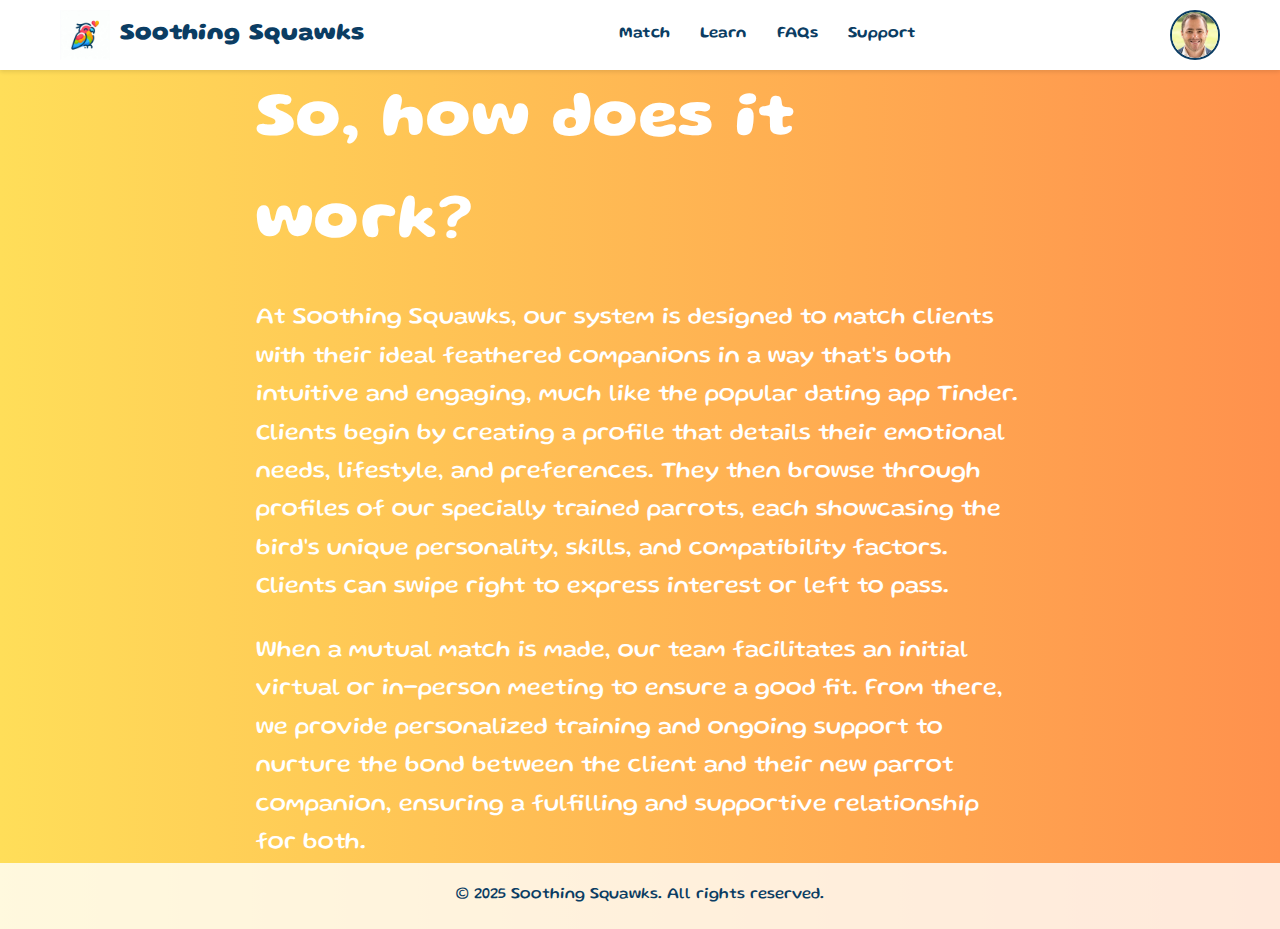
<file: index.html>
<!DOCTYPE html>
<html lang="en">
    <head>
        <meta charset="UTF-8" />
        <meta name="viewport" content="width=device-width, initial-scale=1.0" />
        <title>CSCN 375 Soothing Squawks</title>
        <!-- Link to external CSS -->
        <link rel="stylesheet" href="styles.css" />
    </head>
    <body>
        <!-- Header Section -->
        <header>
            <div class="container">
                <div class="logo">
                    <!-- Replace logo.png with your actual logo file -->
                    <img src="images/logo.jpg" alt="Soothing Squawks Logo" />
                    <span>Soothing Squawks</span>
                </div>
                <nav>
                    <ul>
                        <li><a href="products.html">Match</a></li>
                        <li><a href="index.html">Learn</a></li>
                        <li><a href="faq.html">FAQs</a></li>
                        <li><a href="support.html">Support</a></li>
                    </ul>
                </nav>
                <div class="profile">
                    <a href="profile.html"><img src="images/phillip_schall_web.jpg" /></a>
                </div>
            </div>
        </header>

        <!-- Main Section -->
        <main>
            <section id="learn-info">
                <h1>So, how does it work?</h1>
                <br>
                <p>
                    At Soothing Squawks, our system is designed to match clients with their ideal feathered companions in a way that's both intuitive and engaging, much like the popular dating app Tinder. Clients begin by creating a profile that details their emotional needs, lifestyle, and preferences. They then browse through profiles of our specially trained parrots, each showcasing the bird's unique personality, skills, and compatibility factors. Clients can swipe right to express interest or left to pass.
                </p>
                <br>
                <p>
                    When a mutual match is made, our team facilitates an initial virtual or in-person meeting to ensure a good fit. From there, we provide personalized training and ongoing support to nurture the bond between the client and their new parrot companion, ensuring a fulfilling and supportive relationship for both.
                </p>
            </section>
        </main>

        <!-- Footer Section -->
        <footer>
            <p>&copy; 2025 Soothing Squawks. All rights reserved.</p>
        </footer>
    </body>
</html>
</file>
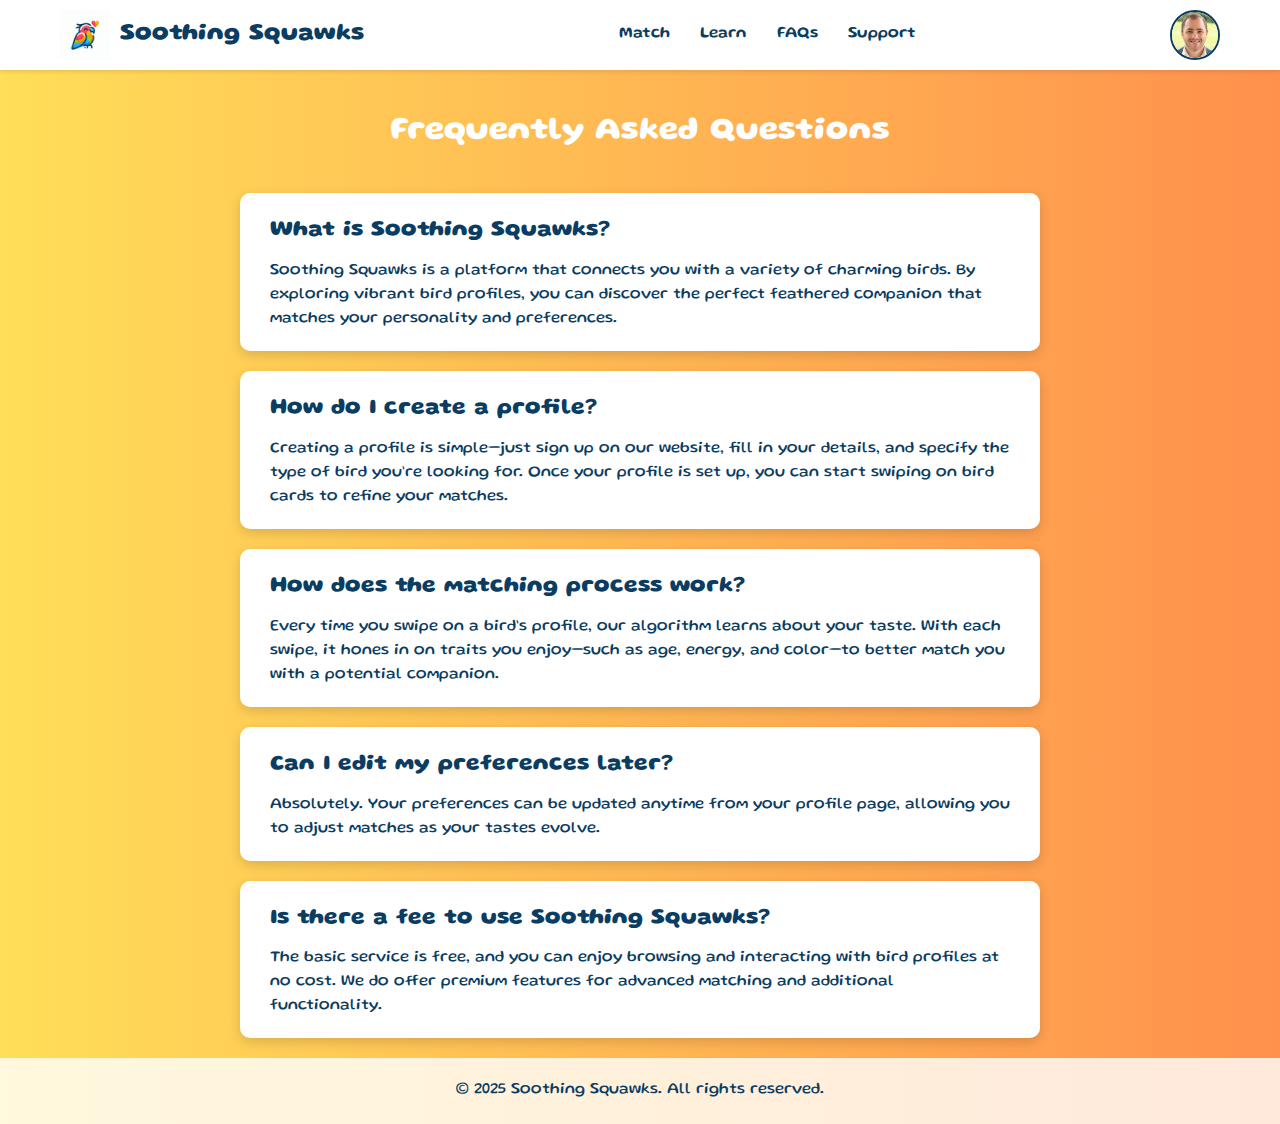
<file: faq.html>
<!DOCTYPE html>
<html lang="en">
    <head>
        <meta charset="UTF-8" />
        <meta name="viewport" content="width=device-width, initial-scale=1.0" />
        <title>CSCN 375 Soothing Squawks</title>
        <!-- Link to external CSS -->
        <link rel="stylesheet" href="styles.css" />
    </head>
    <body>
        <!-- Header Section -->
        <header>
            <div class="container">
                <div class="logo">
                    <!-- Replace logo.png with your actual logo file -->
                    <img src="images/logo.jpg" alt="Soothing Squawks Logo" />
                    <span>Soothing Squawks</span>
                </div>
                <nav>
                    <ul>
                        <li><a href="products.html">Match</a></li>
                        <li><a href="index.html">Learn</a></li>
                        <li><a href="faq.html">FAQs</a></li>
                        <li><a href="support.html">Support</a></li>
                    </ul>
                </nav>
                <div class="profile">
                    <a href="profile.html"><img src="images/phillip_schall_web.jpg" /></a>
                </div>
            </div>
        </header>

        <!-- Main FAQs Section -->
        <main>
            <h1 style="color: #fff; margin: 4dvh;">Frequently Asked Questions</h1>

            <div class="faq-card">
                <h3>What is Soothing Squawks?</h3>
                <p>
                    Soothing Squawks is a platform that connects you with a variety of charming
                    birds. By exploring vibrant bird profiles, you can discover the perfect
                    feathered companion that matches your personality and preferences.
                </p>
            </div>

            <div class="faq-card">
                <h3>How do I create a profile?</h3>
                <p>
                    Creating a profile is simple—just sign up on our website, fill in your details,
                    and specify the type of bird you’re looking for. Once your profile is set up,
                    you can start swiping on bird cards to refine your matches.
                </p>
            </div>

            <div class="faq-card">
                <h3>How does the matching process work?</h3>
                <p>
                    Every time you swipe on a bird’s profile, our algorithm learns about your taste.
                    With each swipe, it hones in on traits you enjoy—such as age, energy, and
                    color—to better match you with a potential companion.
                </p>
            </div>

            <div class="faq-card">
                <h3>Can I edit my preferences later?</h3>
                <p>
                    Absolutely. Your preferences can be updated anytime from your profile page,
                    allowing you to adjust matches as your tastes evolve.
                </p>
            </div>

            <div class="faq-card">
                <h3>Is there a fee to use Soothing Squawks?</h3>
                <p>
                    The basic service is free, and you can enjoy browsing and interacting with bird
                    profiles at no cost. We do offer premium features for advanced matching and
                    additional functionality.
                </p>
            </div>
        </main>

        <!-- Footer Section -->
        <footer>
            <p>&copy; 2025 Soothing Squawks. All rights reserved.</p>
        </footer>
    </body>
</html>
</file>
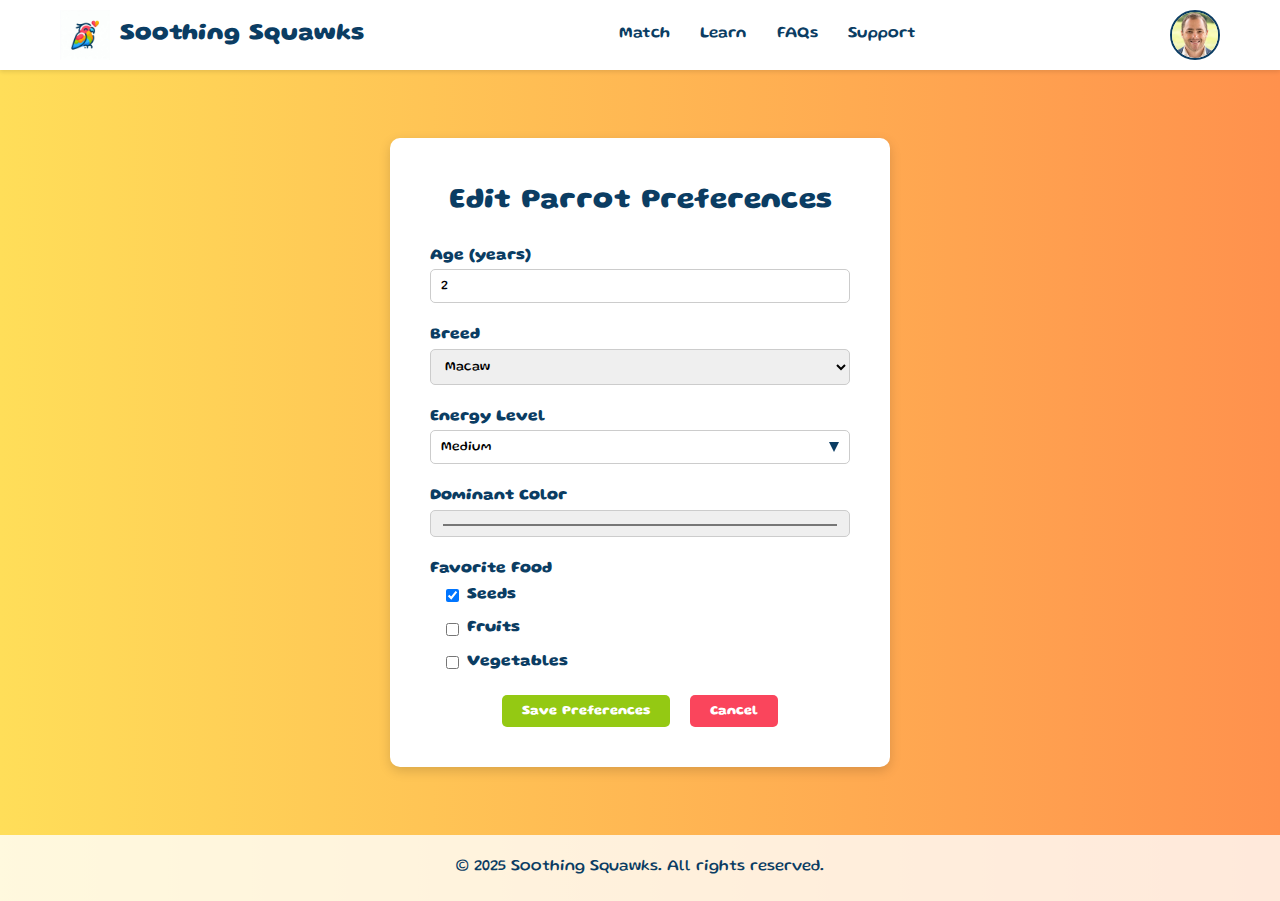
<file: preferences.html>
<!DOCTYPE html>
<html lang="en">
    <head>
        <meta charset="UTF-8" />
        <meta name="viewport" content="width=device-width, initial-scale=1.0" />
        <title>Edit Parrot Preferences - Soothing Squawks</title>
        <link rel="stylesheet" href="styles.css" />
    </head>
    <body>
        <!-- Header Section -->
        <header>
            <div class="container">
                <div class="logo">
                    <!-- Replace logo.png with your actual logo file -->
                    <img src="images/logo.jpg" alt="Soothing Squawks Logo" />
                    <span>Soothing Squawks</span>
                </div>
                <nav>
                    <ul>
                        <li><a href="products.html">Match</a></li>
                        <li><a href="index.html">Learn</a></li>
                        <li><a href="faq.html">FAQs</a></li>
                        <li><a href="support.html">Support</a></li>
                    </ul>
                </nav>
                <div class="profile">
                    <a href="profile.html"><img src="images/phillip_schall_web.jpg" /></a>
                </div>
            </div>
        </header>

        <!-- Main Section: Edit Parrot Preferences Card -->
        <main>
            <div class="prefs-card">
                <h2>Edit Parrot Preferences</h2>
                <form>
                    <!-- Age -->
                    <div class="form-group">
                        <label for="age">Age (years)</label>
                        <input id="age" type="number" name="age" min="1" max="50" value="2" />
                    </div>
                    <!-- Breed -->
                    <div class="form-group">
                        <label for="breed">Breed</label>
                        <select id="breed" name="breed">
                            <option value="macaw" selected>Macaw</option>
                            <option value="cockatoo">Cockatoo</option>
                            <option value="conure">Conure</option>
                            <option value="parakeet">Parakeet</option>
                            <option value="lorikeet">Lorikeet</option>
                        </select>
                    </div>
                    <!-- Energy Level -->
                    <div class="form-group">
                        <label for="energy">Energy Level</label>
                        <select id="energy" name="energy" class="energy">
                            <option value="high">High</option>
                            <option value="medium" selected>Medium</option>
                            <option value="low">Low</option>
                        </select>
                    </div>
                    <!-- Dominant Color -->
                    <div class="form-group">
                        <label for="color">Dominant Color</label>
                        <input id="color" type="color" name="color" value="#ffde59" />
                    </div>
                    <!-- Favorite Food -->
                    <div class="form-group">
                        <label>Favorite Food</label>
                        <div style="margin-left: 16px">
                            <div class="checkbox-group">
                                <input
                                    type="checkbox"
                                    id="foodSeeds"
                                    name="favoriteFood"
                                    value="seeds"
                                    checked
                                />
                                <label for="foodSeeds">Seeds</label>
                            </div>
                            <div class="checkbox-group">
                                <input
                                    type="checkbox"
                                    id="foodFruits"
                                    name="favoriteFood"
                                    value="fruits"
                                />
                                <label for="foodFruits">Fruits</label>
                            </div>
                            <div class="checkbox-group">
                                <input
                                    type="checkbox"
                                    id="foodVegetables"
                                    name="favoriteFood"
                                    value="vegetables"
                                />
                                <label for="foodVegetables">Vegetables</label>
                            </div>
                        </div>
                    </div>
                    <!-- Form Actions -->
                    <div class="form-actions">
                        <button type="submit" class="save-btn">Save Preferences</button>
                        <button type="button" class="cancel-btn" onclick="window.history.back();">
                            Cancel
                        </button>
                    </div>
                </form>
            </div>
        </main>

        <!-- Footer Section -->
        <footer>
            <p>&copy; 2025 Soothing Squawks. All rights reserved.</p>
        </footer>
    </body>
</html>
</file>
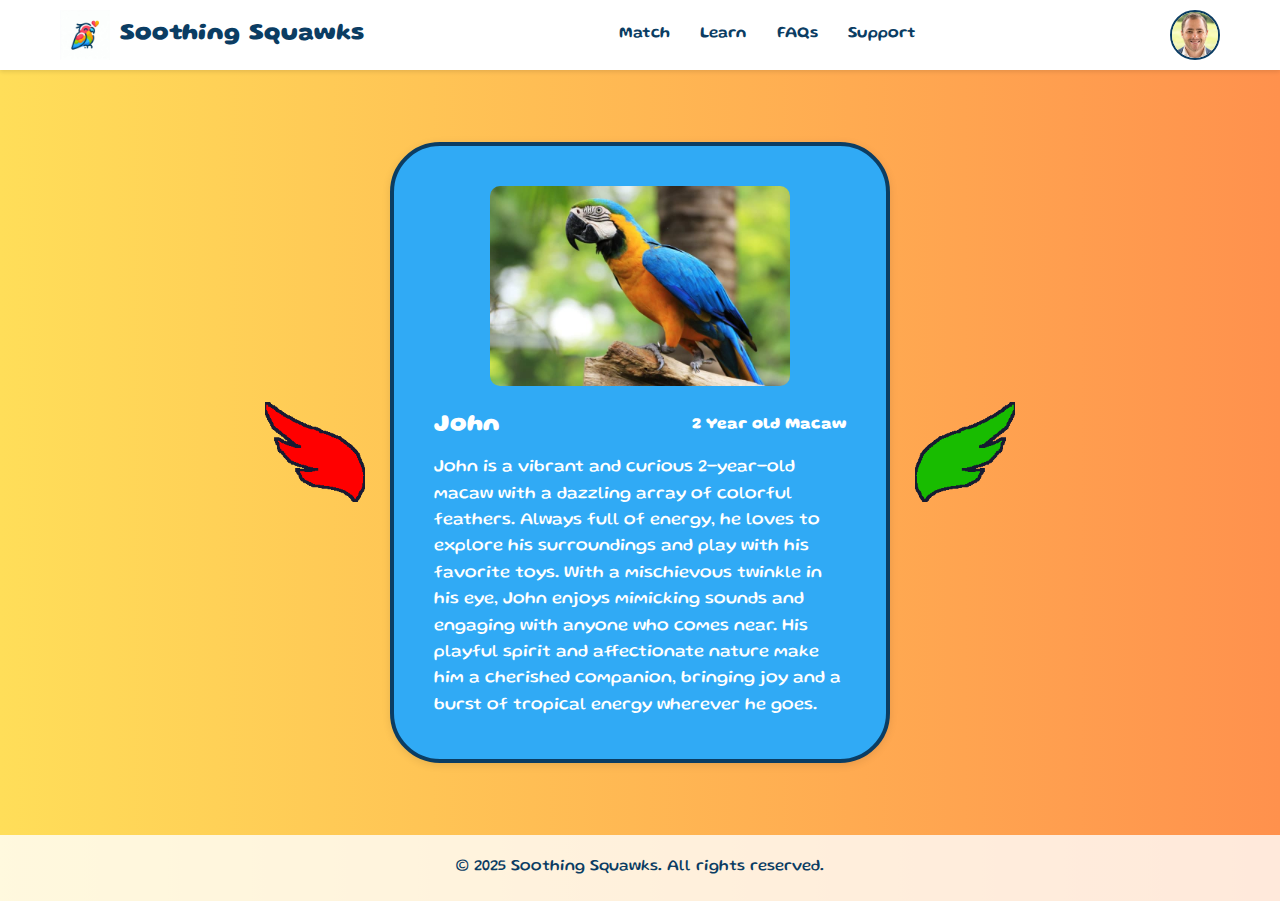
<file: products.html>
<!DOCTYPE html>
<html lang="en">
    <head>
        <meta charset="UTF-8" />
        <meta name="viewport" content="width=device-width, initial-scale=1.0" />
        <title>Soothing Squawks - Bird Info</title>
        <link rel="stylesheet" href="styles.css" />
    </head>
    <body>
        <!-- Header Section -->
        <header>
            <div class="container">
                <div class="logo">
                    <img src="images/logo.jpg" alt="Soothing Squawks Logo" />
                    <span>Soothing Squawks</span>
                </div>
                <nav>
                    <ul>
                        <li><a href="products.html">Match</a></li>
                        <li><a href="index.html">Learn</a></li>
                        <li><a href="faq.html">FAQs</a></li>
                        <li><a href="support.html">Support</a></li>
                    </ul>
                </nav>
                <div class="profile">
                    <a href="profile.html"><img src="images/phillip_schall_web.jpg" /></a>
                </div>
            </div>
        </header>

        <!-- Main Section with Bird Info -->
        <main>
            <section class="bird-info">
                <div class="arrow-container">
                    <img class="arrow" id="noButton" src="images/noButton.png" />
                </div>

                <div id="bird-box">
                    <div class="bird-image">
                        <img src="images/parrot1.jpg" alt="Bird Image" />
                    </div>
                    <div class="bird-details">
                        <div class="bird-main-info">
                            <h3 class="bird-name">John</h3>
                            <h4 class="bird-age">2 Year old Macaw</h4>
                        </div>
                        <p>
                            John is a vibrant and curious 2-year-old macaw with a dazzling array of
                            colorful feathers. Always full of energy, he loves to explore his
                            surroundings and play with his favorite toys. With a mischievous twinkle
                            in his eye, John enjoys mimicking sounds and engaging with anyone who
                            comes near. His playful spirit and affectionate nature make him a
                            cherished companion, bringing joy and a burst of tropical energy
                            wherever he goes.
                        </p>
                    </div>
                </div>

                <div class="arrow-container">
                    <img class="arrow" id="yesButton" src="images/yesButton.png" />
                </div>
            </section>
            <section id="match-screen">
                <div class="match-card">
                    <div style="display: flex; align-items:center; justify-content: center;">
                        <img
                            class="match-icon"
                            src="images/phillip_schall_web.jpg"
                            alt="Profile Img"
                        />
                        <img
                        class="match-icon"
                        src="images/heart.png"
                        alt="Heart"
                        style="width: 50px; height: 50px;"
                    />
                    <img
                    class="match-icon"
                    src="images/parrot1.jpg"
                    alt="bird"
                />
                    </div>
                    <h1>It's a match!</h1>
                    <p>You and <strong>Minnie</strong> would make a great pair!</p>
                    <a id="keep-swiping-button" class="btn btn-secondary">Keep Swiping</a>
                    <a href="profile.html" class="btn btn-primary">View Profile</a>
                </div>
            </section>
        </main>

        <!-- Footer Section -->
        <footer>
            <p>&copy; 2025 Soothing Squawks. All rights reserved.</p>
        </footer>

        <script src="swipe.js"></script>
    </body>
</html>
</file>
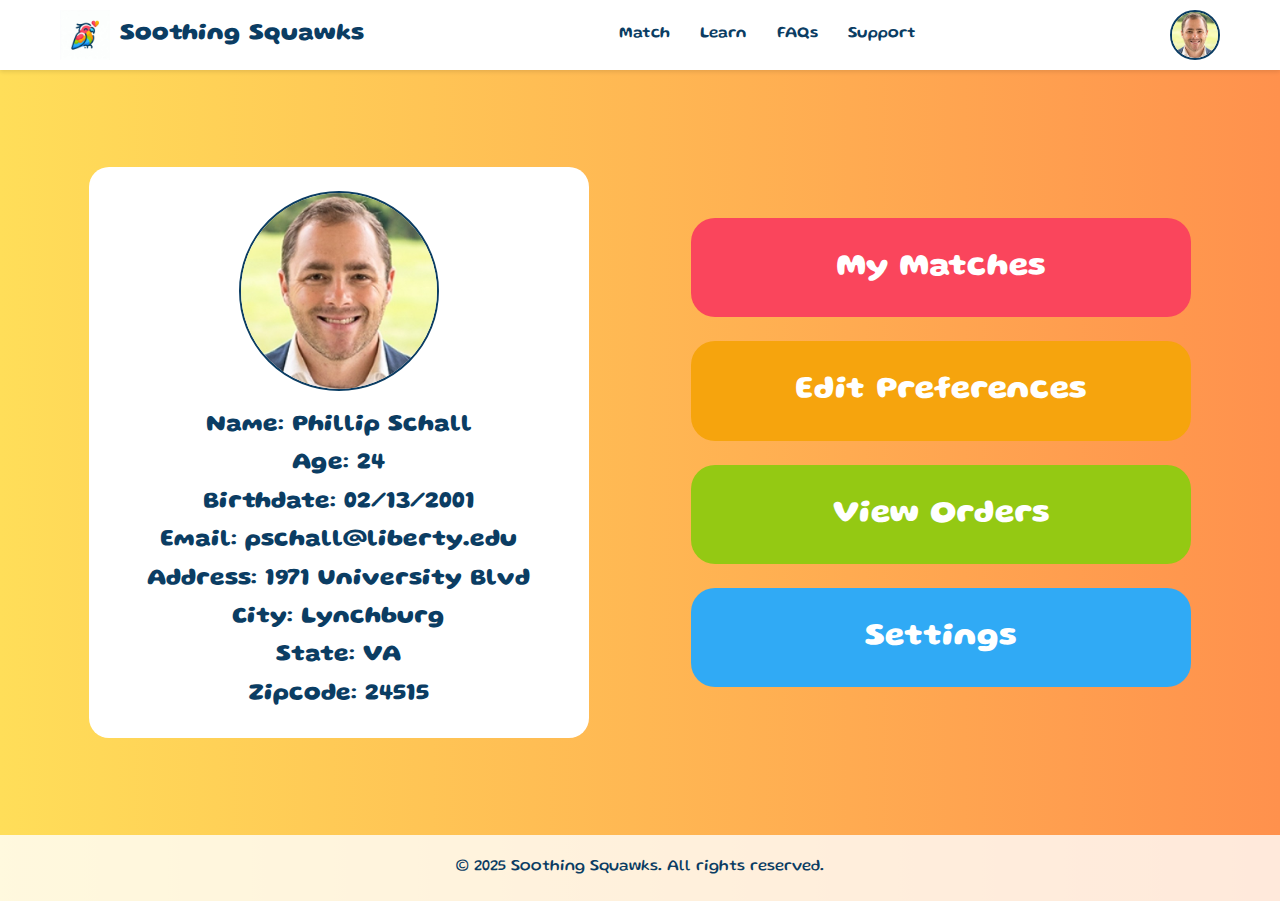
<file: profile.html>
<!DOCTYPE html>
<html lang="en">
    <head>
        <meta charset="UTF-8" />
        <meta name="viewport" content="width=device-width, initial-scale=1.0" />
        <title>CSCN 375 Soothing Squawks</title>
        <!-- Link to external CSS -->
        <link rel="stylesheet" href="styles.css" />
    </head>
    <body>
        <!-- Header Section -->
        <header>
            <div class="container">
                <div class="logo">
                    <!-- Replace logo.png with your actual logo file -->
                    <img src="images/logo.jpg" alt="Soothing Squawks Logo" />
                    <span>Soothing Squawks</span>
                </div>
                <nav>
                    <ul>
                        <li><a href="products.html">Match</a></li>
                        <li><a href="index.html">Learn</a></li>
                        <li><a href="faq.html">FAQs</a></li>
                        <li><a href="support.html">Support</a></li>
                    </ul>
                </nav>
                <div class="profile">
                    <a href="profile.html"><img src="images/phillip_schall_web.jpg" /></a>
                </div>
            </div>
        </header>

        <!-- Main Section -->
        <main style="display: flex; flex-direction: row; gap: 8%">
            <section id="profile-card">
                <div id="profile-card-image">
                    <img src="images/phillip_schall_web.jpg" />
                </div>
                <h2>Name: Phillip Schall</h2>
                <h2>Age: 24</h2>
                <h2>Birthdate: 02/13/2001</h2>
                <h2>Email: pschall@liberty.edu</h2>
                <h2>Address: 1971 University Blvd</h2>
                <h2>City: Lynchburg</h2>
                <h2>State: VA</h2>
                <h2>Zipcode: 24515</h2>
            </section>

            <section class="profile-cards">
                <a href="preferences.html">
                    <div class="matches">
                        <h1>My Matches</h1>
                    </div>
                </a>
                <a href="preferences.html">
                    <div class="preferences">
                        <h1>Edit Preferences</h1>
                    </div>
                </a>
                <a href="preferences.html">
                    <div class="orders">
                        <h1>View Orders</h1>
                    </div>
                </a>
                <a href="preferences.html">
                    <div class="settings">
                        <h1>Settings</h1>
                    </div>
                </a>
            </section>
        </main>

        <!-- Footer Section -->
        <footer>
            <p>&copy; 2025 Soothing Squawks. All rights reserved.</p>
        </footer>
    </body>
</html>
</file>
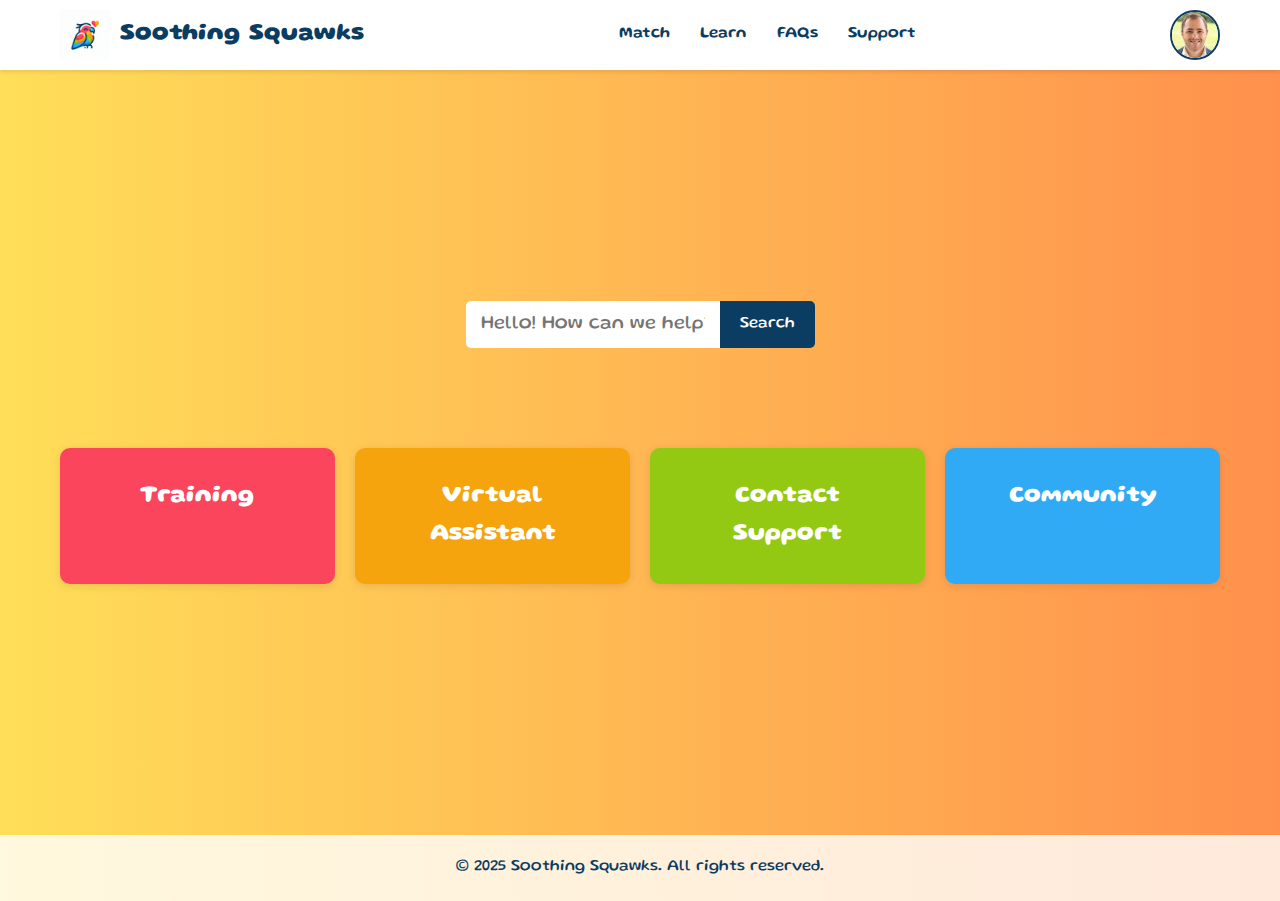
<file: support.html>
<!DOCTYPE html>
<html lang="en">
    <head>
        <meta charset="UTF-8" />
        <meta name="viewport" content="width=device-width, initial-scale=1.0" />
        <title>CSCN 375 Soothing Squawks</title>
        <!-- Link to external CSS -->
        <link rel="stylesheet" href="styles.css" />
    </head>
    <body>
        <!-- Header Section -->
        <header>
            <div class="container">
                <div class="logo">
                    <!-- Replace logo.png with your actual logo file -->
                    <img src="images/logo.jpg" alt="Soothing Squawks Logo" />
                    <span>Soothing Squawks</span>
                </div>
                <nav>
                    <ul>
                        <li><a href="products.html">Match</a></li>
                        <li><a href="index.html">Learn</a></li>
                        <li><a href="faq.html">FAQs</a></li>
                        <li><a href="support.html">Support</a></li>
                    </ul>
                </nav>
                <div class="profile">
                    <a href="profile.html"><img src="images/phillip_schall_web.jpg" /></a>
                </div>
            </div>
        </header>

        <!-- Main Section -->
        <main>
            <!-- Search/Welcome Banner -->
            <section class="search-banner">
                <div class="search-bar">
                    <input type="text" placeholder="Hello! How can we help?" />
                    <button>Search</button>
                </div>
            </section>

            <!-- Cards Section -->
            <section class="cards">
                <div class="card training">
                    <h3>Training</h3>
                </div>
                <div class="card virtual-assistant">
                    <h3>Virtual Assistant</h3>
                </div>
                <div class="card contact-support">
                    <h3>Contact Support</h3>
                </div>
                <div class="card community">
                    <h3>Community</h3>
                </div>
            </section>
        </main>

        <!-- Footer Section -->
        <footer>
            <p>&copy; 2025 Soothing Squawks. All rights reserved.</p>
        </footer>
    </body>
</html>
</file>
<file: styles.css>
@font-face {
    font-family: "Gluten";
    src: url("images/Gluten-VariableFont_slnt\,wght.ttf");
}

/* Reset some default styling */
* {
    margin: 0;
    padding: 0;
    box-sizing: border-box;
    font-family: "Gluten";
}

body {
    font-family: "Arial", sans-serif;
    line-height: 1.6;
    background: linear-gradient(90deg, #ffde59, #ff914d);
    color: #0b3d63;
}

a {
    text-decoration: none;
    color: inherit;
}

/* Container for header content */
.container {
    max-width: 1200px;
    margin: auto;
    padding: 10px 20px;
    display: flex;
    align-items: center;
    justify-content: space-between;
}

/* Header styles */
header {
    background: #fff;
    box-shadow: 0 2px 4px rgba(0, 0, 0, 0.1);
}

.logo {
    display: flex;
    align-items: center;
    font-size: 1.5em;
    font-weight: bold;
    color: #0b3d63;
}

.logo img {
    width: 50px;
    height: auto;
    margin-right: 10px;
}

/* Navigation Styles */
nav ul {
    display: flex;
    list-style: none;
}

nav ul li {
    margin: 0 15px;
}

nav ul li a {
    text-decoration: none;
    color: #0b3d63;
    font-weight: 500;
}

.profile img {
    width: 50px;
    height: 50px;
    border-radius: 50%;
    display: flex;
    align-items: center;
    border: 2px solid #0b3d63;
}

/* Search Banner */
.search-banner {
    margin: 40px auto;
    max-width: 600px;
    text-align: center;
}

.search-bar {
    display: flex;
    margin: 0 auto;
    max-width: 600px;
}

.search-bar input[type="text"] {
    flex: 1;
    padding: 15px;
    border: none;
    border-radius: 5px 0 0 5px;
    font-size: 1.2em;
}

.search-bar button {
    padding: 15px 20px;
    border: none;
    background: #0b3d63;
    color: #fff;
    font-size: 1em;
    border-radius: 0 5px 5px 0;
    cursor: pointer;
}

/* Cards Section */
.cards {
    display: grid;
    grid-template-columns: repeat(auto-fit, minmax(200px, 1fr));
    gap: 20px;
    max-width: 1200px;
    margin: 40px auto;
    padding: 20px;
}

.card {
    background: #fff;
    padding: 30px;
    border-radius: 10px;
    text-align: center;
    box-shadow: 0 2px 8px rgba(0, 0, 0, 0.1);
    transition: transform 0.3s ease;
}

.card:hover {
    transform: translateY(-5px);
}

.card h3 {
    font-size: 1.5em;
    margin-bottom: 0;
}

/* Card color themes matching the mockup */
.card.training {
    background-color: #fa455c;
    color: #fff;
}

.card.virtual-assistant {
    background-color: #f6a40d;
    color: #fff;
}

.card.contact-support {
    background-color: #94c913;
    color: #fff;
}

.card.community {
    background-color: #30aaf5;
    color: #fff;
}

main {
    display: flex;
    align-items: center;
    justify-content: center;
    flex-direction: column;
    min-height: calc(100vh - 135px);
}

/* Bird Information Section */
.arrow-container {
    width: 150px;
    height: 100%;
    display: flex;
    justify-content: center;
    align-items: center;
}
.arrow {
    width: 100px;
    height: 100px;
}

.bird-info {
    display: flex;
    justify-content: center;
    align-items: center;
    min-height: 70vh;
    padding: 20px;
}

#bird-box {
    background: #30aaf5;
    padding: 40px;
    border-radius: 50px;
    max-width: 850px;
    width: 500px;
    display: flex;
    flex-direction: column;
    align-items: center;
    box-shadow: 0 2px 8px rgba(0, 0, 0, 0.1);
    border: 4px solid #0b3d63;

    transition: transform 0.5s ease-in-out, opacity 0.5s ease-in-out;
    /* Center normally */
    transform: translateX(0);
}

#bird-box.swipe-left {
    transform: translateX(-20vw) rotate(-20deg);
    opacity: 0;
}

/* Swipe to the right: move off-screen to the right and fade out */
#bird-box.swipe-right {
    transform: translateX(20vw) rotate(20deg);
    opacity: 0;
}

.bird-image {
    flex: 0 0 auto;
}

.bird-image img {
    width: 300px;
    border-radius: 10px;
}

.bird-main-info {
    display: flex;
    justify-content: space-between;
    align-items: center;
}

.bird-name {
    display: flex;
    justify-content: flex-start;
}

.bird-age {
    display: flex;
    justify-content: flex-end;
}

.bird-details {
    flex: 1;
    color: #fff;
}

.bird-details h2 {
    font-size: 2em;
    margin: 10px 0;
}
.bird-details h3 {
    font-size: 1.5em;
    margin: 10px 0;
}
.bird-details h4 {
    font-size: 1em;
    margin: 10px 0;
}

.bird-details p {
    font-size: 1.1em;
    line-height: 1.5;
}

/* Footer styling */
footer {
    text-align: center;
    padding: 20px;
    background: rgba(255, 255, 255, 0.8);
    color: #0b3d63;
}

#profile-card {
    background-color: #fff;
    border-radius: 20px;
    width: 500px;
    display: flex;
    flex-direction: column;
    align-items: center;
    padding: 24px;
}
#profile-card-image {
    margin-bottom: 16px;
}
#profile-card-image img {
    width: 200px;
    height: 200px;
    border-radius: 50%;
    display: flex;
    align-items: center;
    border: 2px solid #0b3d63;
}

.profile-cards {
    display: flex;
    flex-direction: column;
    gap: 24px;
    justify-content: center;
    align-items: center;
    color: #fff;
}
.matches,
.preferences,
.orders,
.settings {
    width: 500px;
    padding: 24px 0;
    display: flex;
    justify-content: center;
    align-items: center;
    border-radius: 24px;
}
.profile-cards .matches {
    background-color: #fa455c;
}
.profile-cards .preferences {
    background-color: #f6a40d;
}
.profile-cards .orders {
    background-color: #94c913;
}
.profile-cards .settings {
    background-color: #30aaf5;
}

/* Preferences Card */
.prefs-card {
    background: #fff;
    padding: 40px;
    border-radius: 10px;
    box-shadow: 0 4px 12px rgba(0, 0, 0, 0.15);
    max-width: 500px;
    width: 100%;
}
.prefs-card h2 {
    text-align: center;
    margin-bottom: 20px;
    font-size: 1.8em;
}
.form-group {
    margin-bottom: 20px;
}
.form-group label {
    font-weight: bold;
}
.form-group input[type="text"],
.form-group input[type="number"],
.form-group input[type="color"],
.form-group select,
.form-group textarea {
    width: 100%;
    padding: 10px;
    border: 1px solid #ccc;
    border-radius: 5px;
}
/* Energy Level: using a select input */
.form-group select.energy {
    appearance: none;
    background: url("data:image/svg+xml;charset=UTF-8,%3Csvg%20width='10'%20height='10'%20xmlns='http://www.w3.org/2000/svg'%3E%3Cpolygon%20points='0,0%205,10%2010,0'%20fill='%230b3d63'/%3E%3C/svg%3E")
        no-repeat right 10px center;
    background-size: 10px;
}
/* Favorite Food Checkboxes */
.checkbox-group {
    display: flex;
    flex-direction: row;
    align-items: center;
    margin-bottom: 8px;
}
.checkbox-group label {
    display: flex;
    align-items: center;
    justify-content: center;
}
.checkbox-group input[type="checkbox"] {
    margin-right: 8px;
}
/* Form Actions */
.form-actions {
    display: flex;
    justify-content: center;
    gap: 20px;
    margin-top: 20px;
}
.form-actions button {
    padding: 10px 20px;
    border: none;
    border-radius: 5px;
    font-weight: bold;
    cursor: pointer;
    transition: background 0.3s ease;
}
.save-btn {
    background: #94c913; /* green button */
    color: #fff;
}
.cancel-btn {
    background: #fa455c; /* red button */
    color: #fff;
}
.form-actions button:hover {
    opacity: 0.9;
}

#learn-info {
    color: #fff;
    display: flex;
    flex-direction: column;
    align-items: center;
    width: 60%;
}
#learn-info h1 {
    font-size: 4em;
}
#learn-info p {
    font-size: 1.5em;
}

/* FAQ Cards */
.faq-card {
    background: #fff;
    padding: 20px 30px;
    border-radius: 10px;
    box-shadow: 0 4px 12px rgba(0, 0, 0, 0.15);
    max-width: 800px;
    width: 100%;
    margin-bottom: 20px;
}
.faq-card h3 {
    margin-bottom: 10px;
    font-size: 1.4em;
}
.faq-card p {
    margin: 0;
    line-height: 1.5;
    font-size: 1em;
}

#match-screen {
    opacity: 0;
}

.match-card {
    position: absolute;
    top: 50%;
    left: 50%;
    transform: translate(-50%, -50%);
    background: #fff;
    border-radius: 12px;
    padding: 40px;
    text-align: center;
    box-shadow: 0 4px 16px rgba(0, 0, 0, 0.1);
    max-width: 600px;
    width: 100%;
}
.match-card img.match-icon {
    width: 80px;
    height: 80px;
    margin-bottom: 20px;
    border-radius: 50%;
}
.match-card h1 {
    font-size: 2.5rem;
    color: #0b3d63;
    margin-bottom: 10px;
}
.match-card p {
    font-size: 1.1rem;
    color: #0b3d63;
    margin-bottom: 30px;
    line-height: 1.4;
}
.match-card .btn {
    display: inline-block;
    padding: 12px 24px;
    margin: 0 8px;
    border: none;
    border-radius: 6px;
    font-size: 1rem;
    cursor: pointer;
    text-decoration: none;
    color: #fff;
}
.btn-primary {
    background: #94c913;
}
.btn-secondary {
    background: #fa455c;
}
</file>
